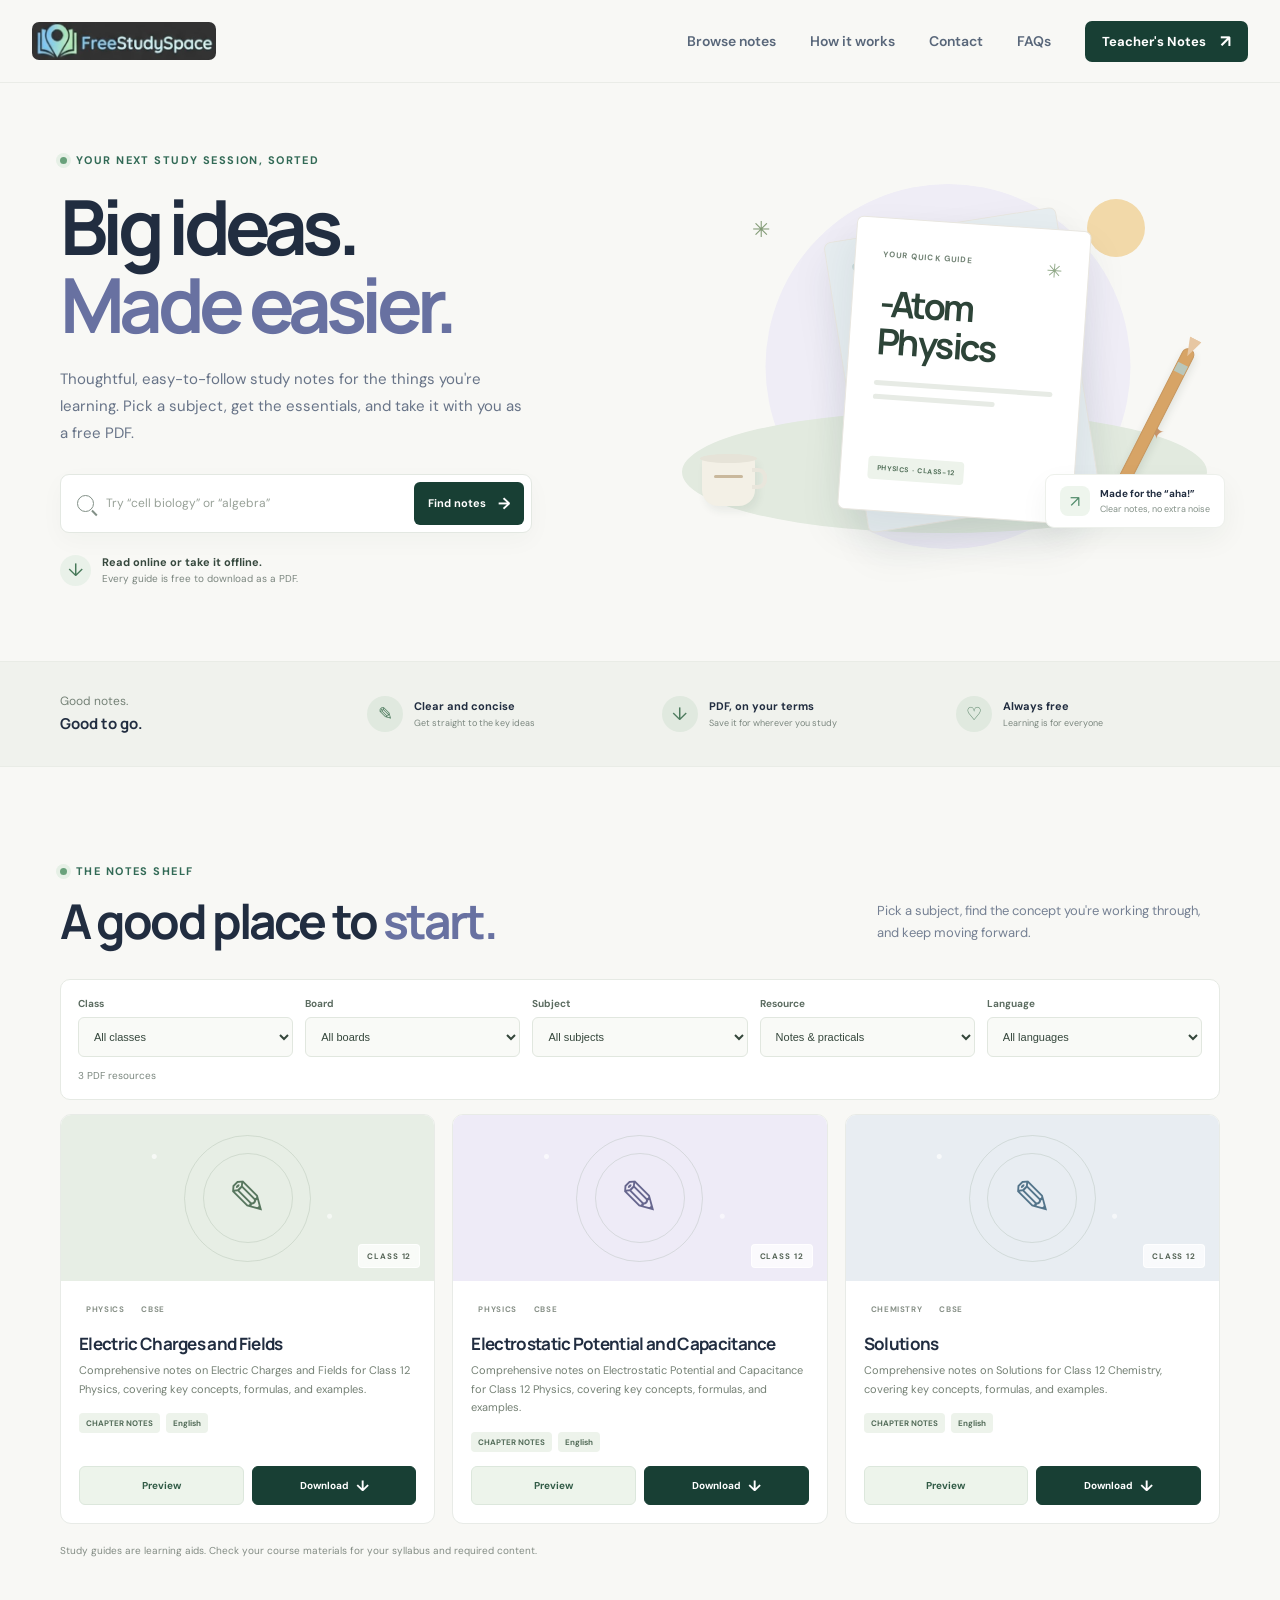
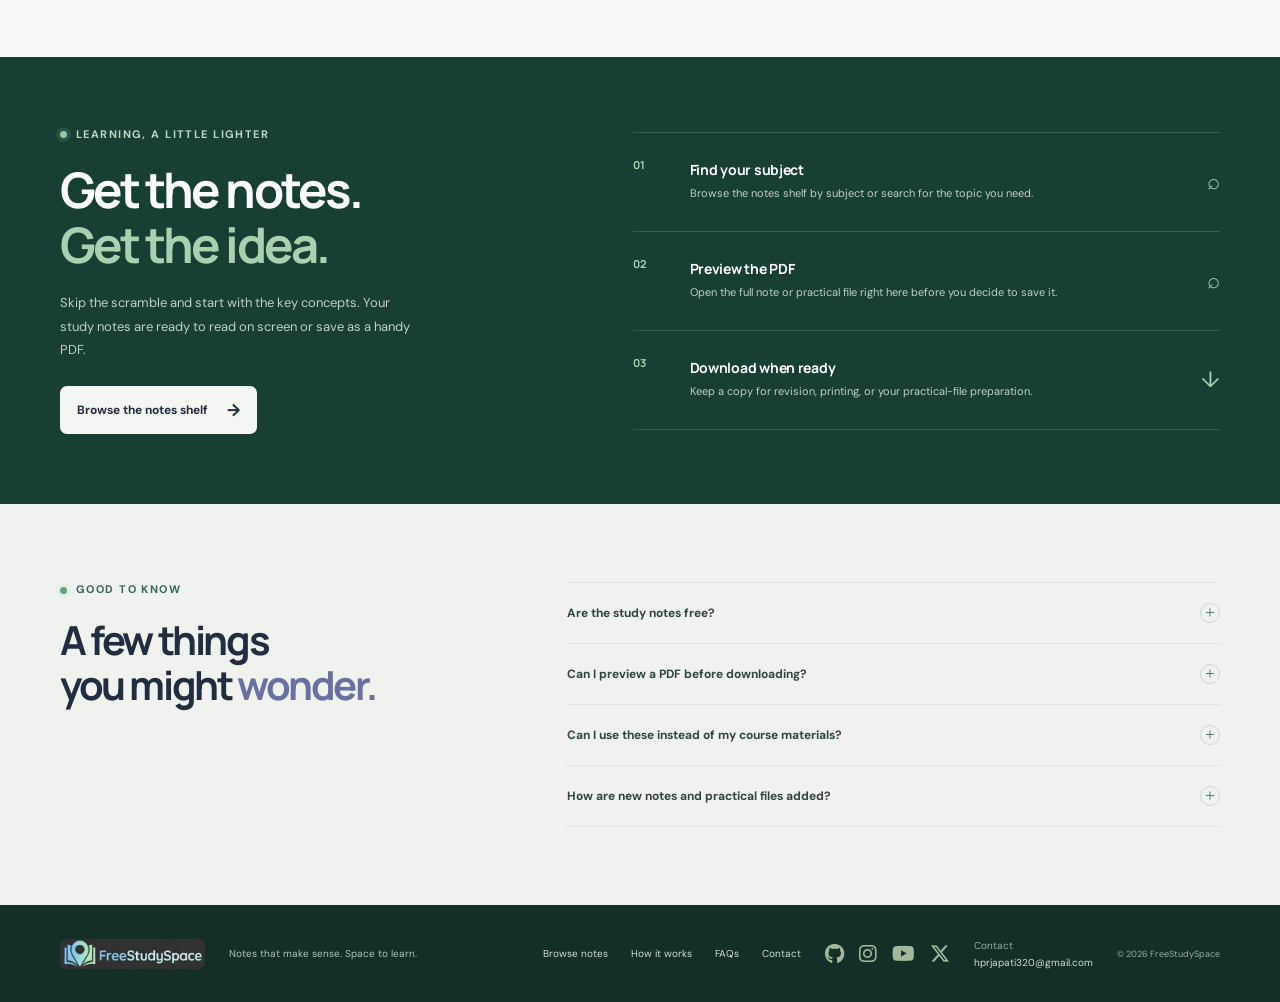
<file: index.html>
<!doctype html>
<html lang="en">

<head>
    <meta charset="UTF-8">
    <meta name="viewport" content="width=device-width, initial-scale=1">
    <meta name="theme-color" content="#f8f8f5">
    <meta name="description"
        content="Clear, useful study notes you can read online and download as free PDFs. Find your next study guide on FreeStudySpace.">
    <title>FreeStudySpace — Notes that make sense</title>
    <link rel="preconnect" href="https://fonts.googleapis.com">
    <link rel="stylesheet" href="https://cdnjs.cloudflare.com/ajax/libs/font-awesome/6.5.1/css/all.min.css">
    <link rel="preconnect" href="https://fonts.gstatic.com" crossorigin>
    <link
        href="https://fonts.googleapis.com/css2?family=DM+Sans:wght@400;500;600;700&family=Manrope:wght@400;500;600;700;800&display=swap"
        rel="stylesheet">
    <link rel="stylesheet" href="index.css">
</head>

<body>
    <a class="skip-link" href="#main">Skip to content</a>
    <header class="site-header" id="top">
        <div class="nav-shell">
            <a class="brand" href="#top" aria-label="FreeStudySpace home"><img src="FreeStudySpace.jpg"
                    alt="FreeStudySpace" width="400" height="100"></a>
            <button class="menu-toggle" type="button" aria-expanded="false" aria-controls="primary-navigation"
                aria-label="Open navigation"><span></span><span></span></button>
            <nav class="primary-navigation" id="primary-navigation" aria-label="Main navigation">
                <a href="#notes">Browse notes</a>
                <a href="#how-it-works">How it works</a>
                <a href="contact.html">Contact</a>
                <a href="#faq">FAQs</a>
                <a class="nav-cta" href="teacher.html">Teacher's Notes<span aria-hidden="true">↗</span></a>
            </nav>
        </div>
    </header>

    <main id="main">
        <section class="hero section-wrap" aria-labelledby="hero-title">
            <div class="hero-copy">
                <p class="eyebrow"><span class="eyebrow-dot"></span> Your next study session, sorted</p>
                <h1 id="hero-title">Big ideas.<br><span>Made easier.</span></h1>
                <p class="hero-description">Thoughtful, easy-to-follow study notes for the things you're learning. Pick
                    a subject, get the essentials, and take it with you as a free PDF.</p>
                <form class="search-form" role="search" action="#notes">
                    <label class="visually-hidden" for="note-search">Search by topic or subject</label>
                    <span class="search-icon" aria-hidden="true"></span>
                    <input id="note-search" type="search" placeholder="Try “cell biology” or “algebra”"
                        autocomplete="off">
                    <button type="submit">Find notes <span aria-hidden="true">→</span></button>
                </form>
                <div class="hero-note"><span class="download-mark" aria-hidden="true">↓</span>
                    <p><strong>Read online or take it offline.</strong><br>Every guide is free to download as a PDF.</p>
                </div>
            </div>
            <div class="hero-art" role="img" aria-label="A stack of colorful study notes, a pencil, and a coffee">
                <div class="art-sun"></div>
                <div class="art-spark spark-a">✳</div>
                <div class="art-spark spark-b">✦</div>
                <div class="art-paper paper-back"><i></i><i></i><i></i></div>
                <div class="art-paper paper-main">
                    <span class="paper-kicker">YOUR QUICK GUIDE</span>
                    <strong>-Atom<br>Physics</strong>
                    <span class="paper-line"></span>
                    <span class="paper-line short"></span><span class="paper-chip">PHYSICS · CLASS-12</span>
                    <span class="paper-mark">✳</span>
                </div>
                <div class="art-pencil"><span></span></div>
                <div class="art-cup"><span></span><i></i></div>
                <div class="art-caption"><span class="caption-icon">↗</span><span><strong>Made for the
                            “aha!”</strong><small>Clear notes, no extra noise</small></span></div>
            </div>
        </section>

        <section class="benefits" aria-label="About the study notes">
            <div class="benefit-inner">
                <p>Good notes. <strong>Good to go.</strong></p>
                <div><span class="benefit-icon" aria-hidden="true">✎</span><span><strong>Clear and
                            concise</strong><small>Get straight to the key ideas</small></span></div>
                <div><span class="benefit-icon" aria-hidden="true">↓</span><span><strong>PDF, on your
                            terms</strong><small>Save it for wherever you study</small></span></div>
                <div><span class="benefit-icon" aria-hidden="true">♡</span><span><strong>Always
                            free</strong><small>Learning is for everyone</small></span></div>
            </div>
        </section>

        <section class="notes-section section-wrap" id="notes" aria-labelledby="notes-title">
            <div class="section-heading">
                <div>
                    <p class="eyebrow"><span class="eyebrow-dot"></span> The notes shelf</p>
                    <h2 id="notes-title">A good place to <span>start.</span></h2>
                </div>
                <p class="section-intro">Pick a subject, find the concept you're working through, and keep moving
                    forward.</p>
            </div>
            <div class="catalog-controls">
                <label>Class
                    <select id="class-filter">
                        <option value="">All classes</option>
                        <option value="9">Class 9</option>
                        <option value="10">Class 10</option>
                        <option value="11">Class 11</option>
                        <option value="12">Class 12</option>
                    </select>
                </label>
                <label>Board
                    <select id="board-filter">
                        <option value="">All boards</option>
                    </select>
                </label>
                <label>Subject
                    <select id="subject-filter">
                        <option value="">All subjects</option>
                    </select>
                </label>
                <label>Resource
                    <select id="type-filter">
                        <option value="">Notes & practicals</option>
                        <option value="notes">Chapter notes</option>
                        <option value="practical">Practical files</option>
                    </select>
                </label>
                <label>Language
                    <select id="language-filter">
                        <option value="">All languages</option>
                        <option value="English">English</option>
                        <option value="Hindi">Hindi</option>
                        <option value="Bilingual">Bilingual</option>
                    </select>
                </label>
                <p class="result-count" id="result-count" aria-live="polite">Loading study resources…</p>
            </div>
            <p class="catalog-message" id="catalog-message" role="status" aria-live="polite">Loading study resources…
            </p>
            <div class="notes-grid" id="notes-grid" aria-busy="true"></div>
            <div class="empty-state" id="empty-state" hidden>
                <span aria-hidden="true">⌕</span>
                <h3 id="empty-title">No PDFs in this selection yet.</h3>
                <p id="empty-description">New class notes and practical files will appear here as they are added.</p>
                <button type="button" class="reset-search">Clear filters</button>
            </div>
            <p class="content-note">Study guides are learning aids. Check your course materials for your syllabus and
                required content.</p>
        </section>

        <section class="how-section" id="how-it-works" aria-labelledby="how-title">
            <div class="section-wrap how-layout">
                <div class="how-copy">
                    <p class="eyebrow eyebrow-light"><span class="eyebrow-dot"></span> Learning, a little lighter</p>
                    <h2 id="how-title">Get the notes.<br><span>Get the idea.</span></h2>
                    <p>Skip the scramble and start with the key concepts. Your study notes are ready to read on screen
                        or save as a handy PDF.</p><a class="button button-light" href="#notes">Browse the notes shelf
                        <span aria-hidden="true">→</span></a>
                </div>
                <div class="steps">
                    <article class="step"><span class="step-number">01</span>
                        <div>
                            <h3>Find your subject</h3>
                            <p>Browse the notes shelf by subject or search for the topic you need.</p>
                        </div><span class="step-mark" aria-hidden="true">⌕</span>
                    </article>
                    <article class="step"><span class="step-number">02</span>
                        <div>
                            <h3>Preview the PDF</h3>
                            <p>Open the full note or practical file right here before you decide to save it.</p>
                        </div><span class="step-mark" aria-hidden="true">⌕</span>
                    </article>
                    <article class="step"><span class="step-number">03</span>
                        <div>
                            <h3>Download when ready</h3>
                            <p>Keep a copy for revision, printing, or your practical-file preparation.</p>
                        </div><span class="step-mark" aria-hidden="true">↓</span>
                    </article>
                </div>
            </div>
        </section>

        <section class="faq-section" id="faq" aria-labelledby="faq-title">
            <div class="section-wrap faq-layout">
                <div>
                    <p class="eyebrow"><span class="eyebrow-dot"></span> Good to know</p>
                    <h2 id="faq-title">A few things<br>you might <span>wonder.</span></h2>
                </div>
                <div class="faq-list">
                    <details>
                        <summary>Are the study notes free?<span aria-hidden="true"></span></summary>
                        <p>Yes. You can browse the guides and download each one as a PDF for free.</p>
                    </details>
                    <details>
                        <summary>Can I preview a PDF before downloading?<span aria-hidden="true"></span></summary>
                        <p>Yes. Open a resource to preview the PDF in the website, then download it if you want to keep
                            a copy.</p>
                    </details>
                    <details>
                        <summary>Can I use these instead of my course materials?<span aria-hidden="true"></span>
                        </summary>
                        <p>These guides are a starting point for revision, not a replacement for your class notes,
                            textbook, or course syllabus.</p>
                    </details>
                    <details>
                        <summary>How are new notes and practical files added?<span aria-hidden="true"></span></summary>
                        <p>New PDFs are added to the site's PDF folder and listed in its notes catalogue. The library
                            grows as new files are published.</p>
                    </details>
                </div>
            </div>
        </section>
    </main>

    <footer class="site-footer">
        <div class="footer-inner">
            <a class="brand footer-brand" href="#top" aria-label="FreeStudySpace home"><img src="FreeStudySpace.jpg"
                    alt="" width="400" height="100"></a>
            <p>Notes that make sense. Space to learn.</p>
            <nav aria-label="Footer navigation"><a href="#notes">Browse notes</a><a href="#how-it-works">How it
                    works</a><a href="#faq">FAQs</a><a href="contact.html">Contact</a></nav>
            <!-- Social Media Links -->
            <div class="footer-socials">
                <a href="https://github.com/HEMANT155350" target="_blank" aria-label="GitHub">
                    <i class="fa-brands fa-github"></i>
                </a>
                <a href="https://instagram.com/just.hemant_vibes" target="_blank" aria-label="Instagram">
                    <i class="fa-brands fa-instagram"></i>
                </a>
                <a href="https://youtube.com/@your-channel" target="_blank" aria-label="YouTube">
                    <i class="fa-brands fa-youtube"></i>
                </a>
                <a href="https://x.com/your-handle" target="_blank" aria-label="X (Twitter)">
                    <i class="fa-brands fa-x-twitter"></i>
                </a>
            </div>
            <div class="footer-contact">
                <span>Contact</span>
                <a href="mailto:hprjapati320@gmail.com">hprjapati320@gmail.com</a>
            </div>
            <span class="footer-copyright">© <span id="current-year">2026</span> FreeStudySpace</span>
        </div>
    </footer>
    <dialog class="pdf-dialog" id="pdf-dialog" aria-labelledby="pdf-dialog-title">
        <div class="pdf-dialog-header">
            <div>
                <p class="eyebrow">PDF PREVIEW</p>
                <h2 id="pdf-dialog-title">Study resource</h2>
                <p id="pdf-dialog-meta"></p>
            </div>
            <div class="pdf-dialog-actions">
                <a class="button button-primary" id="pdf-download" href="#" download>Download PDF <span
                        aria-hidden="true">↓</span></a>
                <button class="dialog-close" id="dialog-close" type="button" aria-label="Close PDF preview">×</button>
            </div>
        </div>
        <iframe id="pdf-frame" title="PDF study resource preview" src="about:blank"></iframe>
        <p class="pdf-fallback">If the PDF doesn't display here, <a id="pdf-open-new" href="#" target="_blank"
                rel="noopener">open it in a new tab</a>.</p>
    </dialog>
    <noscript>
        <p class="noscript-message">Enable JavaScript to browse and preview the study PDFs.</p>
    </noscript>
    <script src="app.js" defer></script>
</body>

</html>
</file>
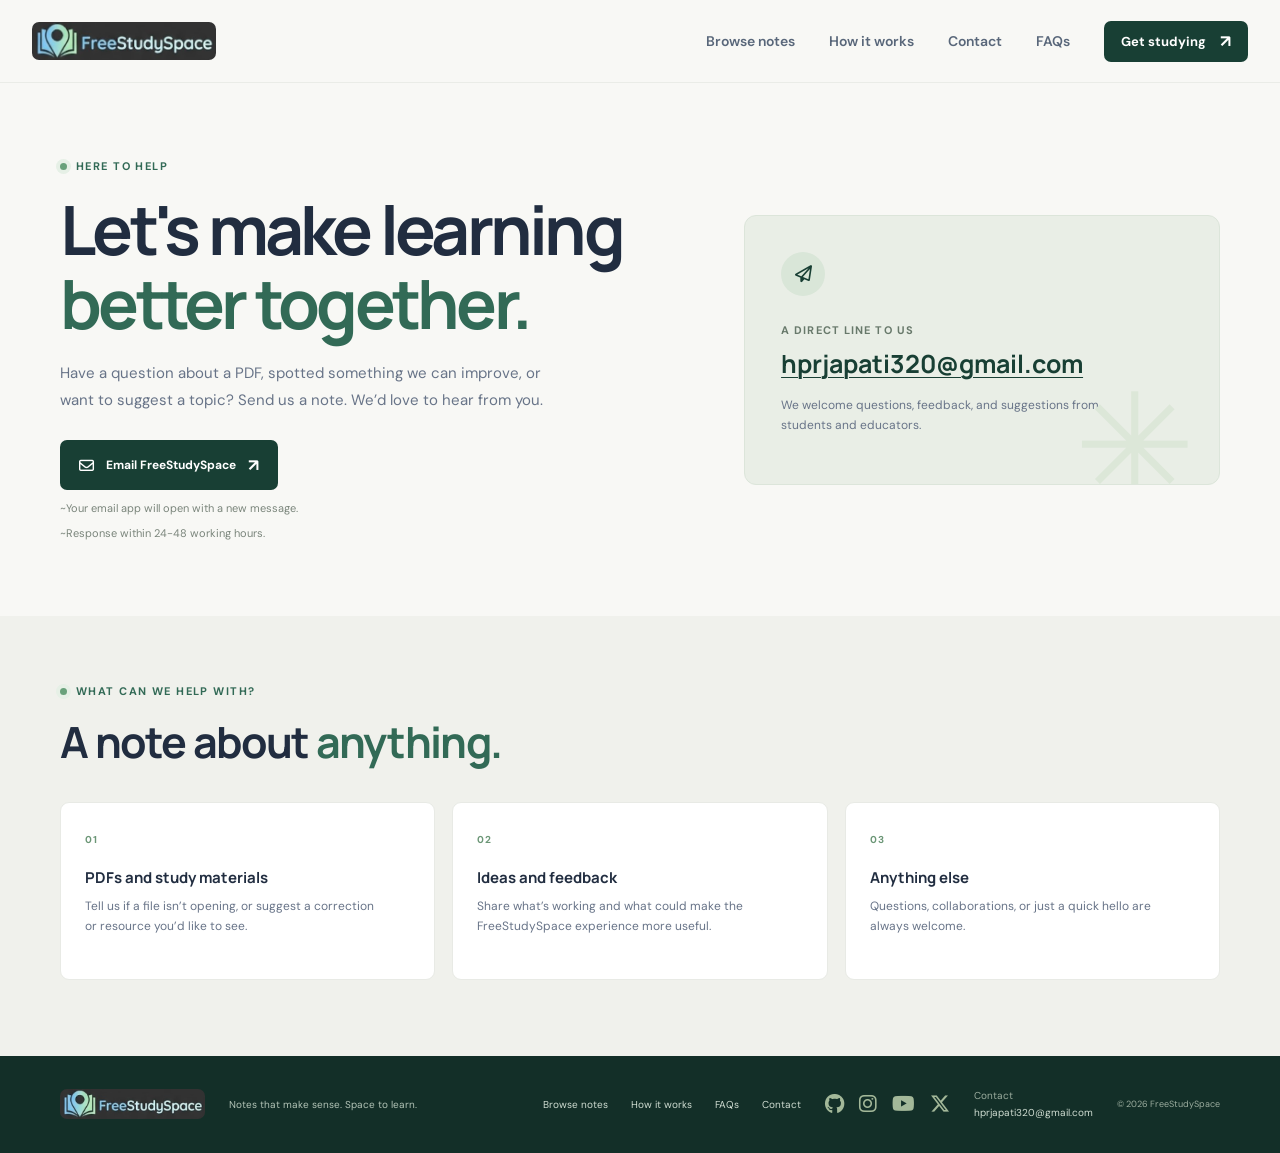
<file: contact.html>
<!doctype html>
<html lang="en">

<head>
    <meta charset="UTF-8">
    <meta name="viewport" content="width=device-width, initial-scale=1">
    <meta name="theme-color" content="#f8f8f5">
    <meta name="description"
        content="Contact FreeStudySpace with questions, feedback, or suggestions for study notes and practical files.">
    <title>Contact — FreeStudySpace</title>
    <link rel="preconnect" href="https://fonts.googleapis.com">
    <link rel="preconnect" href="https://fonts.gstatic.com" crossorigin>
    <link rel="stylesheet" href="https://cdnjs.cloudflare.com/ajax/libs/font-awesome/6.5.1/css/all.min.css">
    <link
        href="https://fonts.googleapis.com/css2?family=DM+Sans:wght@400;500;600;700&family=Manrope:wght@400;500;600;700;800&display=swap"
        rel="stylesheet">
    <link rel="stylesheet" href="index.css">
</head>

<body>
    <a class="skip-link" href="#main">Skip to content</a>
    <header class="site-header" id="top">
        <div class="nav-shell">
            <a class="brand" href="index.html" aria-label="FreeStudySpace home"><img src="FreeStudySpace.jpg"
                    alt="FreeStudySpace" width="400" height="100"></a>
            <button class="menu-toggle" type="button" aria-expanded="false" aria-controls="primary-navigation"
                aria-label="Open navigation"><span></span><span></span></button>
            <nav class="primary-navigation" id="primary-navigation" aria-label="Main navigation">
                <a href="index.html#notes">Browse notes</a>
                <a href="index.html#how-it-works">How it works</a>
                <a href="contact.html" aria-current="page">Contact</a>
                <a href="index.html#faq">FAQs</a>
                <a class="nav-cta" href="index.html#notes">Get studying <span aria-hidden="true">↗</span></a>
            </nav>
        </div>
    </header>

    <main class="contact-main" id="main">
        <section class="contact-hero section-wrap" aria-labelledby="contact-title">
            <div class="contact-copy">
                <p class="eyebrow"><span class="eyebrow-dot"></span> Here to help</p>
                <h1 id="contact-title">Let's make learning <span>better together.</span></h1>
                <p class="contact-intro">Have a question about a PDF, spotted something we can improve, or want to
                    suggest a topic? Send us a note. We’d love to hear from you.</p>
                <a class="button button-primary contact-email-button" href="mailto:hprjapati320@gmail.com">
                    <i class="fa-regular fa-envelope" aria-hidden="true"></i>
                    Email FreeStudySpace
                    <span aria-hidden="true">↗</span>
                </a>
                <p class="contact-email-hint">~Your email app will open with a new message.</p>
                <p class="contact-email-hint">~Response within 24-48 working hours.</p>
            </div>
            <aside class="contact-card" aria-label="Contact email">
                <span class="contact-icon" aria-hidden="true"><i class="fa-regular fa-paper-plane"></i></span>
                <p class="contact-card-label">A direct line to us</p>
                <a class="contact-address" href="mailto:hprjapati320@gmail.com">hprjapati320@gmail.com</a>
                <p>We welcome questions, feedback, and suggestions from students and educators.</p>
                <span class="contact-card-mark" aria-hidden="true">✳</span>
            </aside>
        </section>

        <section class="contact-topics" aria-labelledby="topics-title">
            <div class="section-wrap">
                <div class="contact-topics-heading">
                    <p class="eyebrow"><span class="eyebrow-dot"></span> What can we help with?</p>
                    <h2 id="topics-title">A note about <span>anything.</span></h2>
                </div>
                <div class="contact-topic-grid">
                    <article class="contact-topic">
                        <span aria-hidden="true">01</span>
                        <h3>PDFs and study materials</h3>
                        <p>Tell us if a file isn’t opening, or suggest a correction or resource you’d like to see.</p>
                    </article>
                    <article class="contact-topic">
                        <span aria-hidden="true">02</span>
                        <h3>Ideas and feedback</h3>
                        <p>Share what’s working and what could make the FreeStudySpace experience more useful.</p>
                    </article>
                    <article class="contact-topic">
                        <span aria-hidden="true">03</span>
                        <h3>Anything else</h3>
                        <p>Questions, collaborations, or just a quick hello are always welcome.</p>
                    </article>
                </div>
            </div>
        </section>
    </main>

    <footer class="site-footer">
        <div class="footer-inner">
            <a class="brand footer-brand" href="index.html" aria-label="FreeStudySpace home"><img
                    src="FreeStudySpace.jpg" alt="" width="400" height="100"></a>
            <p>Notes that make sense. Space to learn.</p>
            <nav aria-label="Footer navigation">
                <a href="index.html#notes">Browse notes</a>
                <a href="index.html#how-it-works">How it works</a>
                <a href="index.html#faq">FAQs</a>
                <a href="contact.html" aria-current="page">Contact</a>
            </nav>
            <div class="footer-socials">
                <a href="https://github.com/HEMANT155350" target="_blank" rel="noopener noreferrer"
                    aria-label="GitHub"><i class="fa-brands fa-github"></i></a>
                <a href="https://instagram.com/just.hemant_vibes" target="_blank" rel="noopener noreferrer"
                    aria-label="Instagram"><i class="fa-brands fa-instagram"></i></a>
                <a href="https://youtube.com/@your-channel" target="_blank" rel="noopener noreferrer"
                    aria-label="YouTube"><i class="fa-brands fa-youtube"></i></a>
                <a href="https://x.com/your-handle" target="_blank" rel="noopener noreferrer" aria-label="X (Twitter)">
                    <i class="fa-brands fa-x-twitter"></i></a>
            </div>
            <div class="footer-contact">
                <span>Contact</span>
                <a href="mailto:hprjapati320@gmail.com">hprjapati320@gmail.com</a>
            </div>
            <span class="footer-copyright">© <span id="current-year">2026</span> FreeStudySpace</span>
        </div>
    </footer>
    <script src="app.js" defer></script>
</body>

</html>
</file>
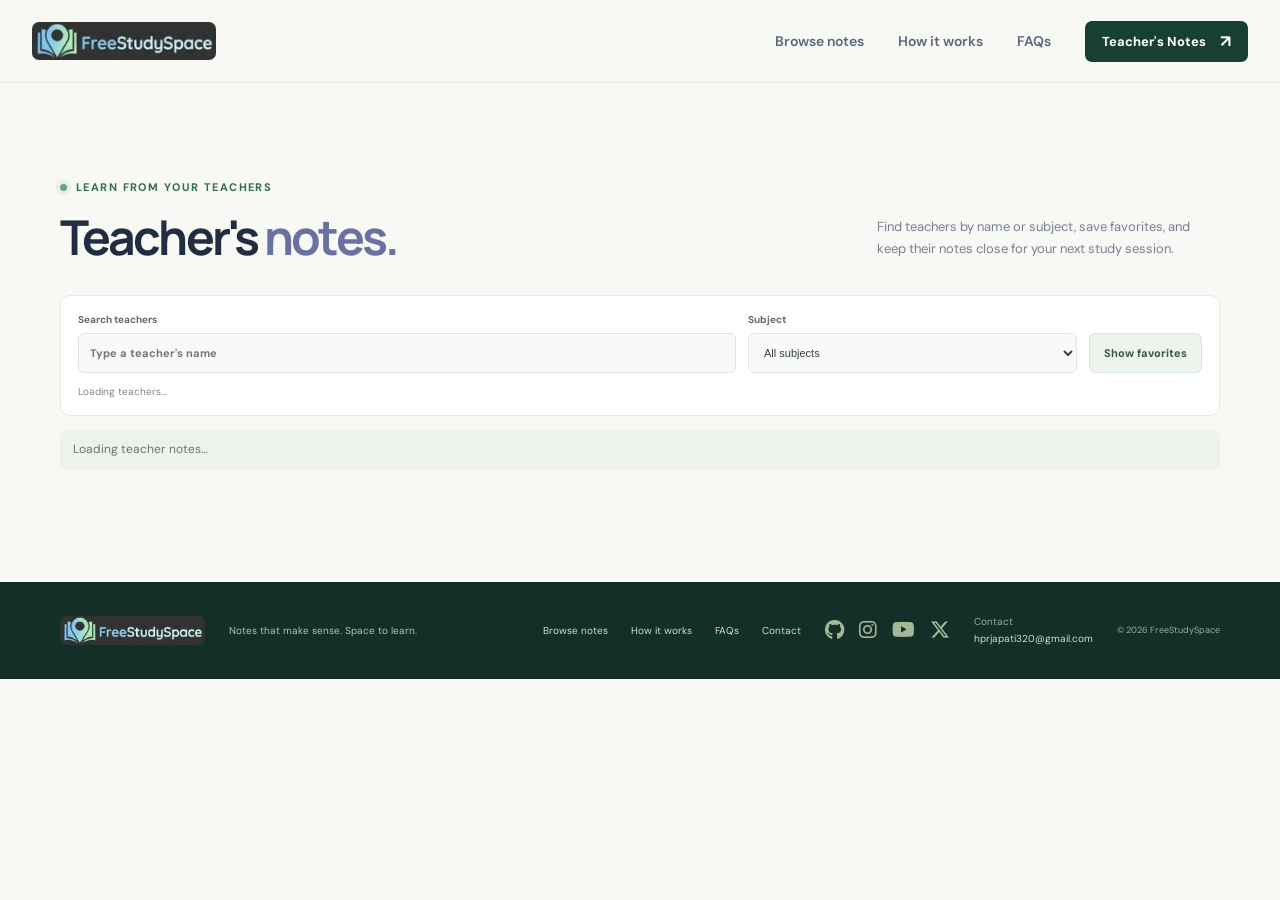
<file: teacher.html>
<!doctype html>
<html lang="en">

<head>
    <meta charset="UTF-8">
    <meta name="viewport" content="width=device-width, initial-scale=1">
    <meta name="theme-color" content="#f8f8f5">
    <meta name="description"
        content="Find teachers, save your favorites, and browse or download their study notes on FreeStudySpace.">
    <title>Teacher's Notes — FreeStudySpace</title>
    <link rel="preconnect" href="https://fonts.googleapis.com">
    <link rel="stylesheet" href="https://cdnjs.cloudflare.com/ajax/libs/font-awesome/6.5.1/css/all.min.css">
    <link rel="preconnect" href="https://fonts.gstatic.com" crossorigin>
    <link
        href="https://fonts.googleapis.com/css2?family=DM+Sans:wght@400;500;600;700&family=Manrope:wght@400;500;600;700;800&display=swap"
        rel="stylesheet">
    <link rel="stylesheet" href="index.css">
</head>

<body>
    <a class="skip-link" href="#main">Skip to content</a>
    <header class="site-header" id="top">
        <div class="nav-shell">
            <a class="brand" href="index.html" aria-label="FreeStudySpace home"><img src="FreeStudySpace.jpg"
                    alt="FreeStudySpace" width="400" height="100"></a>
            <button class="menu-toggle" type="button" aria-expanded="false" aria-controls="primary-navigation"
                aria-label="Open navigation"><span></span><span></span></button>
            <nav class="primary-navigation" id="primary-navigation" aria-label="Main navigation">
                <a href="index.html#notes">Browse notes</a>
                <a href="index.html#how-it-works">How it works</a>
                <a href="index.html#faq">FAQs</a>
                <a class="nav-cta" href="teacher.html" aria-current="page">Teacher's Notes<span
                        aria-hidden="true">↗</span></a>
            </nav>
        </div>
    </header>

    <main id="main">
        <section class="notes-section section-wrap teacher-section" id="teachers" aria-labelledby="teachers-title">
            <div class="section-heading">
                <div>
                    <p class="eyebrow"><span class="eyebrow-dot"></span> Learn from your teachers</p>
                    <h1 id="teachers-title">Teacher's <span>notes.</span></h1>
                </div>
                <p class="section-intro">Find teachers by name or subject, save favorites, and keep their notes close
                    for your next study session.</p>
            </div>

            <div class="catalog-controls teacher-controls">
                <label for="teacher-search">Search teachers
                    <input id="teacher-search" type="search" placeholder="Type a teacher's name" autocomplete="off">
                </label>
                <label for="teacher-subject">Subject
                    <select id="teacher-subject">
                        <option value="">All subjects</option>
                    </select>
                </label>
                <button class="teacher-filter-button" id="favorites-toggle" type="button" aria-pressed="false">
                    Show favorites
                </button>
                <p class="result-count" id="teacher-count" aria-live="polite">Loading teachers…</p>
            </div>

            <p class="catalog-message" id="teacher-message" role="status" aria-live="polite">Loading teacher notes…</p>
            <div class="teacher-grid" id="teacher-grid" aria-busy="true"></div>
            <div class="empty-state teacher-empty" id="teacher-empty" role="status" aria-live="polite" hidden>
                <span aria-hidden="true">⌕</span>
                <h2 id="teacher-empty-title">No teachers to show yet.</h2>
                <p id="teacher-empty-description"></p>
            </div>

            <section class="teacher-notes" id="teacher-notes" aria-labelledby="teacher-notes-title" hidden>
                <div class="section-heading teacher-notes-heading">
                    <div>
                        <p class="eyebrow"><span class="eyebrow-dot"></span> Notes shelf</p>
                        <h2 id="teacher-notes-title">Notes from your <span>teachers.</span></h2>
                    </div>
                    <p class="section-intro" id="teacher-notes-description"></p>
                </div>
                <div class="notes-grid teacher-notes-grid" id="teacher-notes-grid"></div>
                <div class="empty-state teacher-notes-empty" id="teacher-notes-empty" role="status" aria-live="polite"
                    hidden>
                    <span aria-hidden="true">⌕</span>
                    <h3 id="teacher-notes-empty-title">No notes to show.</h3>
                    <p id="teacher-notes-empty-description"></p>
                </div>
            </section>
        </section>
    </main>

    <footer class="site-footer">
        <div class="footer-inner">
            <a class="brand footer-brand" href="index.html" aria-label="FreeStudySpace home"><img
                    src="FreeStudySpace.jpg" alt="" width="400" height="100"></a>
            <p>Notes that make sense. Space to learn.</p>
            <nav aria-label="Footer navigation"><a href="index.html#notes">Browse notes</a><a
                    href="index.html#how-it-works">How it works</a><a href="index.html#faq">FAQs</a><a
                    href="contact.html">Contact</a></nav>
            <div class="footer-socials">
                <a href="https://github.com/HEMANT155350" target="_blank" rel="noopener noreferrer"
                    aria-label="GitHub"><i class="fa-brands fa-github"></i></a>
                <a href="https://instagram.com/just.hemant_vibes" target="_blank" rel="noopener noreferrer"
                    aria-label="Instagram"><i class="fa-brands fa-instagram"></i></a>
                <a href="https://youtube.com/@your-channel" target="_blank" rel="noopener noreferrer"
                    aria-label="YouTube"><i class="fa-brands fa-youtube"></i></a>
                <a href="https://x.com/your-handle" target="_blank" rel="noopener noreferrer"
                    aria-label="X (Twitter)"><i class="fa-brands fa-x-twitter"></i></a>
            </div>
            <div class="footer-contact">
                <span>Contact</span>
                <a href="mailto:hprjapati320@gmail.com">hprjapati320@gmail.com</a>
            </div>
            <span class="footer-copyright">© <span id="current-year">2026</span> FreeStudySpace</span>
        </div>
    </footer>
    <noscript>
        <p class="noscript-message">Enable JavaScript to search teachers and browse their notes.</p>
    </noscript>
    <script src="app.js" defer></script>
    <script src="teacher.js" defer></script>
</body>

</html>
</file>
<file: index.css>
:root {
  color-scheme: light;
  --ink: #212d40;
  --ink-soft: #687488;
  --green: #326a56;
  --green-dark: #183f34;
  --lavender: #eae7f6;
  --paper: #f8f8f5;
  --white: #fff;
  --line: #e8eae5;
  --serif: "Manrope", "DM Sans", sans-serif;
  --sans: "DM Sans", sans-serif;
}

* {
  box-sizing: border-box;
}

html {
  scroll-behavior: smooth;
  scroll-padding-top: 92px;
}

body {
  margin: 0;
  color: var(--ink);
  background: var(--paper);
  font-family: var(--sans);
  -webkit-font-smoothing: antialiased;
}

a {
  color: inherit;
}

button,
input {
  font: inherit;
}

a,
button {
  -webkit-tap-highlight-color: transparent;
}

a:focus-visible,
button:focus-visible,
input:focus-visible,
select:focus-visible,
summary:focus-visible {
  outline: 3px solid #85bb9a;
  outline-offset: 3px;
  border-radius: 5px;
}

.skip-link {
  position: absolute;
  top: 8px;
  left: 8px;
  z-index: 20;
  padding: 10px 16px;
  transform: translateY(-150%);
  color: var(--white);
  background: var(--green-dark);
  border-radius: 6px;
}

.skip-link:focus {
  transform: translateY(0);
}

.visually-hidden {
  position: absolute;
  width: 1px;
  height: 1px;
  overflow: hidden;
  clip: rect(0, 0, 0, 0);
  white-space: nowrap;
  clip-path: inset(50%);
}

.section-wrap {
  width: min(1160px, calc(100% - 64px));
  margin-inline: auto;
}

.site-header {
  position: sticky;
  top: 0;
  z-index: 10;
  background: rgb(248 248 245 / 95%);
  border-bottom: 1px solid rgb(232 234 229 / 85%);
  backdrop-filter: blur(12px);
}

.nav-shell {
  width: min(1240px, calc(100% - 64px));
  height: 82px;
  margin: auto;
  display: flex;
  align-items: center;
  justify-content: space-between;
}

.brand {
  display: inline-flex;
  width: 184px;
  overflow: hidden;
  border-radius: 7px;
  background: #252829;
}

.brand img {
  display: block;
  width: 100%;
  height: auto;
}

.primary-navigation {
  display: flex;
  align-items: center;
  gap: 34px;
}

.primary-navigation>a:not(.nav-cta) {
  color: #59677a;
  font-size: 14px;
  font-weight: 600;
  text-decoration: none;
  transition: color .2s ease;
}

.primary-navigation>a:not(.nav-cta):hover,
.footer-inner nav a:hover {
  color: var(--green);
}

.nav-cta {
  display: inline-flex;
  align-items: center;
  gap: 14px;
  padding: 12px 17px;
  color: var(--white);
  background: var(--green-dark);
  border-radius: 7px;
  font-size: 13px;
  font-weight: 700;
  text-decoration: none;
  transition: background .2s ease, transform .2s ease;
}

.nav-cta:hover,
.button-primary:hover {
  background: #245b49;
  transform: translateY(-1px);
}

.nav-cta span {
  font-size: 17px;
  line-height: 1;
}

.menu-toggle {
  display: none;
}

.hero {
  min-height: 578px;
  display: grid;
  grid-template-columns: 1.03fr .97fr;
  align-items: center;
  gap: 40px;
  padding-block: 66px 70px;
}

.hero-copy {
  position: relative;
  z-index: 1;
  max-width: 565px;
}

.eyebrow {
  display: flex;
  align-items: center;
  gap: 9px;
  margin: 0 0 19px;
  color: var(--green);
  font-size: 11px;
  font-weight: 700;
  letter-spacing: .13em;
  line-height: 1.4;
  text-transform: uppercase;
}

.eyebrow-dot {
  flex: 0 0 auto;
  width: 7px;
  height: 7px;
  background: #69a17b;
  border-radius: 50%;
  box-shadow: 0 0 0 4px #e6f0e6;
}

h1,
h2,
h3,
p {
  margin-top: 0;
}

h1,
h2,
h3 {
  font-family: var(--serif);
}

.hero h1 {
  margin: 0;
  font-size: clamp(55px, 6.1vw, 76px);
  font-weight: 700;
  letter-spacing: -.075em;
  line-height: 1.03;
}

.hero h1 span,
.section-heading h2 span,
.faq-layout h2 span {
  color: #6871a1;
}

.hero-description {
  max-width: 470px;
  margin: 22px 0 0;
  color: var(--ink-soft);
  font-size: 15px;
  line-height: 1.8;
}

.search-form {
  display: flex;
  align-items: center;
  gap: 10px;
  max-width: 472px;
  min-height: 59px;
  margin-top: 27px;
  padding: 6px 7px 6px 16px;
  background: #fff;
  border: 1px solid #e3e8e2;
  border-radius: 9px;
  box-shadow: 0 8px 24px #20372b08;
}

.search-icon {
  position: relative;
  flex: 0 0 17px;
  width: 17px;
  height: 17px;
  border: 1.8px solid #829087;
  border-radius: 50%;
}

.search-icon::after {
  position: absolute;
  right: -5px;
  bottom: -3px;
  width: 7px;
  height: 1.7px;
  content: "";
  background: #829087;
  transform: rotate(46deg);
}

.search-form input {
  width: 100%;
  min-width: 0;
  padding: 10px 2px;
  color: var(--ink);
  background: transparent;
  border: 0;
  outline: 0;
  font-size: 12px;
}

.search-form input::placeholder {
  color: #98a198;
}

.search-form input:focus-visible {
  outline: 0;
}

.search-form:focus-within {
  border-color: #8caf95;
  box-shadow: 0 0 0 3px #d9eadc;
}

.search-form button {
  display: inline-flex;
  flex: 0 0 auto;
  min-height: 43px;
  align-items: center;
  gap: 12px;
  padding-inline: 14px;
  color: #fff;
  background: var(--green-dark);
  border: 0;
  border-radius: 6px;
  cursor: pointer;
  font-size: 11px;
  font-weight: 700;
  transition: background .2s ease;
}

.search-form button:hover {
  background: #285f4c;
}

.search-form button span {
  font-size: 16px;
}

.hero-note {
  display: flex;
  align-items: center;
  gap: 11px;
  margin-top: 21px;
}

.hero-note p {
  margin: 0;
  color: #7b867f;
  font-size: 10px;
  line-height: 1.6;
}

.hero-note strong {
  color: #36483e;
  font-size: 11px;
}

.download-mark {
  display: grid;
  width: 31px;
  height: 31px;
  place-items: center;
  color: #467858;
  background: #e9f1e9;
  border-radius: 50%;
  font-size: 18px;
}

.hero-art {
  position: relative;
  isolation: isolate;
  width: 100%;
  height: 420px;
}

.hero-art::before {
  position: absolute;
  z-index: -2;
  top: 24px;
  left: 50%;
  width: 365px;
  height: 365px;
  content: "";
  background: #efedf6;
  border-radius: 50%;
  transform: translateX(-50%);
}

.hero-art::after {
  position: absolute;
  z-index: -1;
  right: 13px;
  bottom: 47px;
  left: 5px;
  height: 122px;
  content: "";
  background: #e2eadf;
  border-radius: 50%;
}

.art-sun {
  position: absolute;
  top: 39px;
  right: 75px;
  width: 58px;
  height: 58px;
  background: #f2d9a9;
  border-radius: 50%;
}

.art-spark {
  position: absolute;
  z-index: 3;
  color: #829a76;
}

.spark-a {
  top: 55px;
  left: 75px;
  font-size: 22px;
}

.spark-b {
  right: 55px;
  bottom: 135px;
  color: #d39c70;
  font-size: 20px;
}

.art-paper {
  position: absolute;
  top: 63px;
  left: 50%;
  width: 235px;
  height: 294px;
  background: #fff;
  border: 1px solid #e8e6e0;
  border-radius: 7px;
  box-shadow: 0 20px 42px #28354816;
}

.paper-back {
  padding: 24px;
  transform: translateX(-44%) rotate(-9deg);
  background: #e6edf0;
}

.paper-back i {
  display: block;
  height: 7px;
  margin-bottom: 18px;
  background: #c7d8d8;
  border-radius: 4px;
}

.paper-back i:nth-child(2) {
  width: 76%;
}

.paper-back i:nth-child(3) {
  width: 89%;
}

.paper-main {
  z-index: 2;
  display: flex;
  flex-direction: column;
  align-items: flex-start;
  padding: 31px 27px;
  transform: translateX(-43%) rotate(4deg);
}

.paper-kicker {
  color: #718274;
  font-size: 8px;
  font-weight: 700;
  letter-spacing: .14em;
}

.paper-main strong {
  margin-top: 25px;
  color: #2d4438;
  font-family: var(--serif);
  font-size: 36px;
  letter-spacing: -.07em;
  line-height: 1.06;
}

.paper-line {
  width: 100%;
  height: 5px;
  margin-top: 20px;
  background: #e7ebe5;
  border-radius: 4px;
}

.paper-line.short {
  width: 68%;
  margin-top: 9px;
}

.paper-chip {
  margin-top: auto;
  padding: 7px 9px;
  color: #55725c;
  background: #edf3eb;
  border-radius: 4px;
  font-size: 7px;
  font-weight: 700;
  letter-spacing: .09em;
}

.paper-mark {
  position: absolute;
  top: 29px;
  right: 26px;
  color: #90a887;
  font-size: 19px;
}

.art-pencil {
  position: absolute;
  z-index: 3;
  right: 56px;
  bottom: 92px;
  width: 13px;
  height: 147px;
  background: #d7a466;
  border: 1px solid #c8975e;
  border-radius: 8px 8px 2px 2px;
  box-shadow: 2px 4px 8px #20382b20;
  transform: rotate(27deg);
}

.art-pencil::before {
  position: absolute;
  top: -12px;
  left: -1px;
  width: 13px;
  height: 19px;
  content: "";
  background: #e7c7a3;
  clip-path: polygon(0 0, 100% 0, 50% 100%);
}

.art-pencil span {
  position: absolute;
  top: 16px;
  left: 0;
  width: 11px;
  height: 10px;
  background: #b9c7bb;
}

.art-cup {
  position: absolute;
  z-index: 3;
  bottom: 74px;
  left: 25px;
  width: 53px;
  height: 48px;
  background: #f3f0e6;
  border-radius: 4px 4px 16px 16px;
  box-shadow: 3px 5px 9px #20382b12;
}

.art-cup::before {
  position: absolute;
  top: -4px;
  left: -2px;
  width: 57px;
  height: 9px;
  content: "";
  background: #e6e3d8;
  border-radius: 50%;
}

.art-cup span {
  position: absolute;
  top: 17px;
  left: 12px;
  width: 29px;
  height: 3px;
  background: #c9b89c;
  border-radius: 5px;
}

.art-cup i {
  position: absolute;
  top: 10px;
  right: -12px;
  width: 15px;
  height: 21px;
  border: 4px solid #e9e6dc;
  border-left: 0;
  border-radius: 0 9px 9px 0;
}

.art-caption {
  position: absolute;
  z-index: 4;
  right: -5px;
  bottom: 52px;
  display: flex;
  align-items: center;
  gap: 10px;
  padding: 11px 14px;
  background: #fff;
  border: 1px solid #edf0eb;
  border-radius: 9px;
  box-shadow: 0 11px 29px #1c41300d;
}

.caption-icon {
  display: grid;
  width: 30px;
  height: 30px;
  place-items: center;
  color: #4f8a69;
  background: #eef5ed;
  border-radius: 8px;
  font-size: 16px;
}

.art-caption strong,
.art-caption small {
  display: block;
  white-space: nowrap;
}

.art-caption strong {
  font-size: 10px;
}

.art-caption small {
  margin-top: 3px;
  color: #839087;
  font-size: 9px;
}

.benefits {
  background: #f0f2ed;
  border-block: 1px solid #e9ece6;
}

.benefit-inner {
  width: min(1160px, calc(100% - 64px));
  min-height: 104px;
  margin: auto;
  display: grid;
  grid-template-columns: 1.05fr 1fr 1fr 1fr;
  align-items: center;
  gap: 30px;
}

.benefit-inner>p {
  margin: 0;
  color: #758277;
  font-size: 12px;
  line-height: 1.7;
}

.benefit-inner>p strong {
  display: block;
  color: var(--ink);
  font-family: var(--serif);
  font-size: 15px;
}

.benefit-inner>div {
  display: flex;
  align-items: center;
  gap: 11px;
}

.benefit-icon {
  display: grid;
  flex: 0 0 auto;
  width: 36px;
  height: 36px;
  place-items: center;
  color: #4c7a5d;
  background: #e0e9df;
  border-radius: 50%;
  font-size: 18px;
}

.benefit-inner>div strong,
.benefit-inner>div small {
  display: block;
}

.benefit-inner>div strong {
  font-size: 11px;
}

.benefit-inner>div small {
  margin-top: 4px;
  color: #7b877f;
  font-size: 9px;
}

.notes-section {
  padding-block: 97px 98px;
}

.section-heading {
  display: flex;
  align-items: end;
  justify-content: space-between;
  gap: 48px;
  margin-bottom: 30px;
}

.section-heading .eyebrow {
  margin-bottom: 15px;
}

.section-heading h2,
.how-copy h2,
.faq-layout h2 {
  margin: 0;
  font-size: clamp(36px, 4vw, 48px);
  font-weight: 700;
  letter-spacing: -.06em;
  line-height: 1.14;
}

.section-intro {
  max-width: 343px;
  margin: 0 0 4px;
  color: #758093;
  font-size: 13px;
  line-height: 1.75;
}

.catalog-controls {
  margin-bottom: 22px;
}

.result-count {
  min-height: 14px;
  margin: 12px 2px 0;
  color: #879086;
  font-size: 10px;
}

.notes-grid {
  display: grid;
  grid-template-columns: repeat(3, minmax(0, 1fr));
  gap: 18px;
}

.note-card {
  overflow: hidden;
  background: #fff;
  border: 1px solid #e8ebe7;
  border-radius: 11px;
  transition: transform .22s ease, box-shadow .22s ease;
}

.note-card:hover {
  transform: translateY(-4px);
  box-shadow: 0 15px 32px #27392b0d;
}

.note-art {
  position: relative;
  height: 166px;
  overflow: hidden;
}

.art-label {
  position: absolute;
  right: 14px;
  bottom: 13px;
  padding: 6px 8px;
  color: #556456;
  background: #ffffffba;
  border: 1px solid #ffffffce;
  border-radius: 4px;
  font-size: 8px;
  font-weight: 700;
  letter-spacing: .11em;
  backdrop-filter: blur(5px);
}

.note-card-body {
  padding: 17px 18px 18px;
}

.note-meta {
  display: flex;
  align-items: center;
  justify-content: space-between;
  gap: 10px;
  color: #879087;
  font-size: 8px;
  font-weight: 700;
  letter-spacing: .08em;
}

.subject-tag {
  padding: 5px 7px;
  border-radius: 4px;
}

.note-card h3 {
  margin: 13px 0 6px;
  font-size: 18px;
  letter-spacing: -.04em;
}

.note-card-body>p {
  min-height: 41px;
  margin: 0;
  color: #748074;
  font-size: 11px;
  line-height: 1.7;
}

.content-note {
  margin: 19px 0 0;
  color: #838c84;
  font-size: 10px;
  line-height: 1.6;
}

.empty-state {
  padding: 43px 20px;
  background: #fff;
  border: 1px dashed #d7e0d7;
  border-radius: 10px;
  text-align: center;
}

.empty-state[hidden] {
  display: none;
}

.empty-state>span {
  display: inline-grid;
  width: 39px;
  height: 39px;
  place-items: center;
  color: #568265;
  background: #eff4ed;
  border-radius: 50%;
  font-size: 24px;
}

.empty-state h3 {
  margin: 13px 0 6px;
  font-size: 19px;
}

.empty-state p {
  margin: 0;
  color: #79847b;
  font-size: 12px;
}

.reset-search {
  margin-top: 16px;
  padding: 8px 13px;
  color: #fff;
  background: var(--green-dark);
  border: 0;
  border-radius: 5px;
  cursor: pointer;
  font-size: 11px;
  font-weight: 700;
}

.how-section {
  overflow: hidden;
  color: #fff;
  background: #173f34;
}

.how-layout {
  min-height: 415px;
  display: grid;
  grid-template-columns: .9fr 1.1fr;
  align-items: center;
  gap: 92px;
  padding-block: 70px;
}

.eyebrow-light {
  color: #bdd7c0;
}

.eyebrow-light .eyebrow-dot {
  background: #93c99e;
  box-shadow: 0 0 0 4px #255344;
}

.how-copy h2 {
  font-size: clamp(39px, 4vw, 49px);
}

.how-copy h2 span {
  color: #a9d1b0;
}

.how-copy>p:not(.eyebrow) {
  max-width: 355px;
  margin: 18px 0 25px;
  color: #c0d0c5;
  font-size: 13px;
  line-height: 1.8;
}

.button {
  display: inline-flex;
  min-height: 48px;
  align-items: center;
  justify-content: center;
  gap: 19px;
  padding: 0 17px;
  border-radius: 7px;
  font-size: 12px;
  font-weight: 700;
  text-decoration: none;
  transition: background .2s ease, transform .2s ease;
}

.button-light {
  color: var(--ink);
  background: #f4f7f1;
}

.button-light:hover {
  background: #e2eee2;
  transform: translateY(-1px);
}

.button span {
  font-size: 17px;
  transition: transform .2s ease;
}

.button:hover span {
  transform: translateX(3px);
}

.steps {
  border-top: 1px solid #ffffff24;
}

.step {
  min-height: 99px;
  display: grid;
  grid-template-columns: 41px 1fr 27px;
  align-items: center;
  gap: 16px;
  border-bottom: 1px solid #ffffff24;
}

.step-number {
  align-self: start;
  padding-top: 24px;
  color: #a9d1b0;
  font-family: var(--serif);
  font-size: 11px;
  font-weight: 700;
}

.step h3 {
  margin: 0 0 5px;
  font-size: 14px;
  letter-spacing: -.02em;
}

.step p {
  max-width: 380px;
  margin: 0;
  color: #c0d0c5;
  font-size: 11px;
  line-height: 1.7;
}

.step-mark {
  color: #a9d1b0;
  font-size: 22px;
  text-align: right;
}

.faq-section {
  padding-block: 78px;
  background: #f0f2ed;
}

.faq-layout {
  display: grid;
  grid-template-columns: .78fr 1.22fr;
  gap: 90px;
}

.faq-layout h2 {
  font-size: 40px;
}

.faq-list {
  border-top: 1px solid #dfe5dc;
}

.faq-list details {
  border-bottom: 1px solid #dfe5dc;
}

.faq-list summary {
  position: relative;
  display: flex;
  min-height: 60px;
  align-items: center;
  justify-content: space-between;
  gap: 18px;
  color: #31463b;
  cursor: pointer;
  font-size: 12px;
  font-weight: 700;
  list-style: none;
}

.faq-list summary::-webkit-details-marker {
  display: none;
}

.faq-list summary>span {
  position: relative;
  flex: 0 0 20px;
  width: 20px;
  height: 20px;
  border: 1px solid #cbd9cc;
  border-radius: 50%;
}

.faq-list summary>span::before,
.faq-list summary>span::after {
  position: absolute;
  top: 8px;
  left: 5px;
  width: 8px;
  height: 1px;
  content: "";
  background: #4f8061;
  transition: transform .2s ease;
}

.faq-list summary>span::after {
  transform: rotate(90deg);
}

.faq-list details[open] summary>span::after {
  transform: rotate(0);
}

.faq-list details p {
  max-width: 540px;
  margin: -2px 36px 18px 0;
  color: #6d7b71;
  font-size: 11px;
  line-height: 1.75;
}

.contact-main {
  overflow: hidden;
}

.contact-hero {
  min-height: 470px;
  display: grid;
  grid-template-columns: 1.1fr .9fr;
  align-items: center;
  gap: clamp(36px, 8vw, 104px);
  padding-block: 76px;
}

.contact-copy {
  max-width: 610px;
}

.contact-copy h1 {
  margin-bottom: 20px;
  font-size: clamp(44px, 5.4vw, 68px);
  line-height: 1.08;
  letter-spacing: -.055em;
}

.contact-copy h1 span,
.contact-topics-heading h2 span {
  color: var(--green);
}

.contact-intro {
  max-width: 485px;
  margin-bottom: 26px;
  color: var(--ink-soft);
  font-size: 15px;
  line-height: 1.8;
}

.contact-email-button {
  min-height: 50px;
  gap: 12px;
  padding-inline: 19px;
  color: var(--white);
  background: var(--green-dark);
}

.contact-email-button:hover {
  color: var(--white);
  background: #245b49;
  transform: translateY(-1px);
}

.contact-email-button i {
  font-size: 15px;
}

.contact-email-hint {
  margin: 11px 0 0;
  color: #7a857b;
  font-size: 11px;
}

.contact-card {
  position: relative;
  min-height: 270px;
  overflow: hidden;
  padding: 36px;
  background: #e9eee6;
  border: 1px solid #dce5da;
  border-radius: 12px;
}

.contact-icon {
  width: 44px;
  height: 44px;
  display: grid;
  place-items: center;
  margin-bottom: 27px;
  color: var(--green-dark);
  background: #d9e6d8;
  border-radius: 50%;
  font-size: 17px;
}

.contact-card-label {
  margin-bottom: 9px;
  color: #68796b;
  font-size: 11px;
  font-weight: 700;
  letter-spacing: .1em;
  text-transform: uppercase;
}

.contact-address {
  position: relative;
  z-index: 1;
  color: var(--green-dark);
  font-family: var(--serif);
  font-size: clamp(18px, 2.1vw, 25px);
  font-weight: 700;
  text-decoration-thickness: 1px;
  text-underline-offset: 4px;
  overflow-wrap: anywhere;
}

.contact-card>p:last-of-type {
  max-width: 330px;
  margin: 14px 0 0;
  color: #687488;
  font-size: 12px;
  line-height: 1.7;
}

.contact-card-mark {
  position: absolute;
  right: 23px;
  bottom: -36px;
  color: #dce7d8;
  font-size: 145px;
  line-height: 1;
}

.contact-topics {
  padding-block: 68px 76px;
  background: #f0f1ec;
}

.contact-topics-heading {
  margin-bottom: 31px;
}

.contact-topics-heading .eyebrow {
  margin-bottom: 12px;
}

.contact-topics-heading h2 {
  margin-bottom: 0;
  font-size: clamp(31px, 3.7vw, 43px);
  letter-spacing: -.04em;
}

.contact-topic-grid {
  display: grid;
  grid-template-columns: repeat(3, minmax(0, 1fr));
  gap: 17px;
}

.contact-topic {
  min-height: 178px;
  padding: 24px;
  background: var(--white);
  border: 1px solid var(--line);
  border-radius: 9px;
}

.contact-topic>span {
  color: #6b9676;
  font-size: 10px;
  font-weight: 700;
  letter-spacing: .1em;
}

.contact-topic h3 {
  margin: 19px 0 8px;
  font-size: 15px;
}

.contact-topic p {
  max-width: 290px;
  margin-bottom: 0;
  color: var(--ink-soft);
  font-size: 12px;
  line-height: 1.7;
}

.site-footer {
  color: #e7eee8;
  background: #132f28;
}

.footer-inner {
  width: min(1160px, calc(100% - 64px));
  min-height: 97px;
  margin: auto;
  display: flex;
  align-items: center;
  justify-content: space-between;
  gap: 24px;
}

.footer-brand {
  width: 145px;
}

.footer-inner>p {
  margin: 0 auto 0 0;
  color: #b3c4b7;
  font-size: 10px;
}

.footer-inner nav {
  display: flex;
  gap: 23px;
}

.footer-inner nav a {
  color: #d0ddd2;
  font-size: 10px;
  text-decoration: none;
  transition: color .2s ease;
}

.footer-contact {
  display: flex;
  flex-direction: column;
  gap: 4px;
  font-size: 10px;
}

.footer-contact span {
  color: #9cad9f;
}

.footer-contact a {
  color: #d0ddd2;
  text-decoration: none;
  transition: color .2s ease;
}

.footer-contact a:hover {
  color: #fff;
}

.footer-copyright {
  color: #9cad9f;
  font-size: 9px;
}

@media (max-width: 900px) {

  .section-wrap,
  .benefit-inner {
    width: min(100% - 48px, 720px);
  }

  .nav-shell {
    width: calc(100% - 48px);
    height: 74px;
  }

  .brand {
    width: 165px;
  }

  .primary-navigation {
    gap: 22px;
  }

  .hero {
    min-height: 520px;
    grid-template-columns: 1.04fr .96fr;
    gap: 15px;
    padding-block: 52px;
  }

  .hero h1 {
    font-size: clamp(48px, 6.5vw, 62px);
  }

  .hero-art {
    height: 370px;
    transform: scale(.88);
    transform-origin: center;
  }

  .benefit-inner {
    grid-template-columns: 1fr 1fr;
    gap: 20px 34px;
    padding-block: 21px;
  }

  .section-heading {
    align-items: start;
    gap: 25px;
  }

  .section-intro {
    max-width: 285px;
    font-size: 12px;
  }

  .notes-grid {
    gap: 12px;
  }

  .note-art {
    height: 145px;
  }

  .note-card-body {
    padding-inline: 14px;
  }

  .note-card-body>p {
    min-height: 57px;
  }

  .how-layout {
    gap: 40px;
  }

  .faq-layout {
    gap: 45px;
  }

  .contact-hero {
    gap: 36px;
    padding-block: 62px;
  }

  .contact-card {
    padding: 28px;
  }

  .footer-inner {
    width: calc(100% - 48px);
  }
}

@media (max-width: 640px) {
  html {
    scroll-padding-top: 74px;
  }

  .section-wrap,
  .benefit-inner {
    width: calc(100% - 40px);
  }

  .nav-shell {
    width: calc(100% - 36px);
    height: 68px;
  }

  .brand {
    width: 154px;
  }

  .contact-hero {
    min-height: 0;
    grid-template-columns: 1fr;
    gap: 31px;
    padding-block: 49px 45px;
  }

  .contact-copy h1 {
    max-width: 520px;
    font-size: clamp(42px, 11vw, 58px);
  }

  .contact-intro {
    font-size: 14px;
  }

  .contact-card {
    min-height: 245px;
    padding: 26px;
  }

  .contact-icon {
    margin-bottom: 20px;
  }

  .contact-address {
    font-size: clamp(19px, 5vw, 25px);
  }

  .contact-topics {
    padding-block: 47px;
  }

  .contact-topic-grid {
    grid-template-columns: 1fr;
    gap: 11px;
  }

  .contact-topic {
    min-height: 0;
    padding: 20px;
  }

  .contact-topic h3 {
    margin-top: 13px;
  }

  .menu-toggle {
    display: flex;
    width: 42px;
    height: 42px;
    flex-direction: column;
    align-items: center;
    justify-content: center;
    gap: 6px;
    color: var(--ink);
    background: transparent;
    border: 1px solid #dce4dc;
    border-radius: 8px;
    cursor: pointer;
  }

  .menu-toggle span {
    width: 17px;
    height: 2px;
    background: currentColor;
    border-radius: 2px;
    transition: transform .2s ease;
  }

  .menu-toggle[aria-expanded="true"] span:first-child {
    transform: translateY(4px) rotate(45deg);
  }

  .menu-toggle[aria-expanded="true"] span:last-child {
    transform: translateY(-4px) rotate(-45deg);
  }

  .primary-navigation {
    position: absolute;
    top: 67px;
    right: 0;
    left: 0;
    display: none;
    align-items: stretch;
    gap: 0;
    padding: 9px 20px 19px;
    background: var(--paper);
    border-bottom: 1px solid var(--line);
    box-shadow: 0 14px 20px #1a3a2b0a;
  }

  .primary-navigation.is-open {
    display: flex;
    flex-direction: column;
  }

  .primary-navigation>a:not(.nav-cta) {
    padding: 14px 6px;
    border-bottom: 1px solid var(--line);
    font-size: 14px;
  }

  .nav-cta {
    justify-content: space-between;
    margin-top: 14px;
    padding: 14px 15px;
  }

  .hero {
    min-height: auto;
    grid-template-columns: 1fr;
    gap: 0;
    padding-block: 54px 13px;
  }

  .hero-copy {
    max-width: 510px;
  }

  .eyebrow {
    margin-bottom: 16px;
    font-size: 10px;
  }

  .hero h1 {
    font-size: clamp(50px, 12vw, 66px);
  }

  .hero-description {
    max-width: 440px;
    margin-top: 16px;
    font-size: 14px;
    line-height: 1.75;
  }

  .search-form {
    min-height: 55px;
    margin-top: 22px;
    padding-left: 12px;
  }

  .search-form input {
    font-size: 11px;
  }

  .search-form button {
    min-height: 41px;
    gap: 8px;
    padding-inline: 11px;
    font-size: 10px;
  }

  .hero-note {
    margin-top: 17px;
  }

  .hero-art {
    width: min(100%, 410px);
    height: 326px;
    margin: 7px auto 0;
    transform: scale(.87);
    transform-origin: top center;
  }

  .benefit-inner {
    min-height: 0;
    grid-template-columns: 1fr 1fr;
    gap: 19px 12px;
    padding-block: 19px;
  }

  .benefit-inner>p {
    grid-column: 1 / -1;
    font-size: 11px;
  }

  .benefit-inner>p strong {
    display: inline;
    margin-left: 5px;
    font-size: 14px;
  }

  .benefit-inner>div {
    gap: 8px;
  }

  .benefit-icon {
    width: 31px;
    height: 31px;
    font-size: 16px;
  }

  .benefit-inner>div strong {
    font-size: 10px;
  }

  .benefit-inner>div small {
    max-width: 125px;
    font-size: 8px;
    line-height: 1.5;
  }

  .notes-section {
    padding-block: 68px 70px;
  }

  .section-heading {
    display: block;
    margin-bottom: 22px;
  }

  .section-heading h2,
  .how-copy h2,
  .faq-layout h2 {
    font-size: clamp(35px, 9vw, 43px);
  }

  .section-intro {
    max-width: 420px;
    margin-top: 12px;
    font-size: 12px;
  }

  .notes-grid {
    grid-template-columns: 1fr;
    gap: 13px;
  }

  .note-card {
    display: grid;
    grid-template-columns: .82fr 1.18fr;
    min-height: 176px;
  }

  .note-art {
    height: 100%;
    min-height: 176px;
  }

  .note-card-body {
    display: flex;
    flex-direction: column;
    justify-content: center;
    padding: 13px 13px;
  }

  .note-meta {
    font-size: 7px;
  }

  .subject-tag {
    padding: 5px;
    font-size: 7px;
  }

  .note-card h3 {
    margin: 10px 0 5px;
    font-size: 16px;
    line-height: 1.2;
  }

  .note-card-body>p {
    min-height: 0;
    font-size: 10px;
    line-height: 1.55;
  }

  .content-note {
    font-size: 9px;
  }

  .how-layout {
    grid-template-columns: 1fr;
    gap: 31px;
    padding-block: 58px;
  }

  .how-copy h2 {
    font-size: 41px;
  }

  .how-copy>p:not(.eyebrow) {
    max-width: 400px;
  }

  .step {
    min-height: 94px;
    grid-template-columns: 31px 1fr 20px;
    gap: 10px;
  }

  .step-number {
    padding-top: 23px;
  }

  .step h3 {
    font-size: 13px;
  }

  .step p {
    font-size: 10px;
  }

  .faq-section {
    padding-block: 58px;
  }

  .faq-layout {
    grid-template-columns: 1fr;
    gap: 24px;
  }

  .faq-layout h2 {
    font-size: 38px;
  }

  .faq-list summary {
    min-height: 57px;
    font-size: 11px;
  }

  .faq-list details p {
    font-size: 10px;
  }

  .footer-inner {
    width: calc(100% - 40px);
    min-height: 0;
    flex-wrap: wrap;
    justify-content: space-between;
    gap: 16px;
    padding-block: 21px;
  }

  .footer-brand {
    width: 133px;
  }

  .footer-inner>p {
    width: calc(100% - 150px);
    margin: 0;
    text-align: right;
  }

  .footer-inner nav {
    width: 100%;
    justify-content: space-between;
    gap: 10px;
    padding-block: 3px;
  }

  .footer-inner nav a {
    font-size: 10px;
  }

  .footer-contact {
    width: 100%;
    flex-direction: row;
    flex-wrap: wrap;
    gap: 6px;
  }

  .footer-copyright {
    width: 100%;
  }
}

@media (max-width: 380px) {

  .section-wrap,
  .benefit-inner {
    width: calc(100% - 32px);
  }

  .hero {
    padding-top: 46px;
  }

  .hero-art {
    height: 300px;
    transform: scale(.79);
    transform-origin: top left;
    width: 126%;
    margin-bottom: -35px;
  }

  .search-form {
    gap: 7px;
  }

  .search-form input {
    font-size: 10px;
  }

  .search-form button {
    padding-inline: 9px;
    font-size: 9px;
  }

  .note-card {
    grid-template-columns: .76fr 1.24fr;
  }

  .note-card-body {
    padding-inline: 10px;
  }

  .note-meta {
    gap: 5px;
  }

  .subject-tag {
    font-size: 6px;
  }

  .footer-inner {
    width: calc(100% - 32px);
  }
}

@media (prefers-reduced-motion: reduce) {

  *,
  *::before,
  *::after {
    scroll-behavior: auto !important;
    animation-duration: .01ms !important;
    animation-iteration-count: 1 !important;
    transition-duration: .01ms !important;
  }
}

.catalog-controls {
  display: grid;
  grid-template-columns: repeat(5, minmax(115px, 1fr));
  align-items: end;
  gap: 12px;
  margin-bottom: 14px;
  padding: 17px;
  background: #fff;
  border: 1px solid #e6eae4;
  border-radius: 10px;
}

.catalog-controls label {
  display: grid;
  gap: 7px;
  color: #5c6c61;
  font-size: 10px;
  font-weight: 700;
}

.catalog-controls select {
  width: 100%;
  min-height: 40px;
  padding: 0 30px 0 11px;
  color: #34463b;
  background: #f9faf7;
  border: 1px solid #e1e7df;
  border-radius: 6px;
  font-size: 11px;
}

.result-count {
  grid-column: 1 / -1;
  min-height: auto;
  margin: 0;
  color: #7b877f;
  font-size: 10px;
}

.catalog-message {
  min-height: 0;
  margin: 0;
  color: #66786c;
  font-size: 12px;
  line-height: 1.65;
}

.catalog-message:not(:empty) {
  margin: 0 0 14px;
  padding: 10px 13px;
  background: #edf3eb;
  border-radius: 6px;
}

.catalog-message:empty {
  display: none;
}

.catalog-message[data-state="error"] {
  color: #743f35;
  background: #f8ece8;
}

.noscript-message {
  width: min(1160px, calc(100% - 64px));
  margin: 18px auto;
  padding: 12px;
  color: #694d37;
  background: #f5eee6;
  border-radius: 6px;
  font-size: 12px;
}

.notes-grid {
  grid-template-columns: repeat(3, minmax(0, 1fr));
  gap: 17px;
}

.note-card {
  display: flex;
  min-height: 250px;
  flex-direction: column;
}

.note-card-body {
  display: flex;
  flex: 1;
  flex-direction: column;
  align-items: flex-start;
  padding: 18px;
}

.note-card h3 {
  margin: 13px 0 6px;
  font-size: 17px;
}

.note-card-body>p {
  min-height: 0;
  margin: 0 0 15px;
  color: #748074;
  font-size: 11px;
  line-height: 1.7;
}

.resource-tags {
  display: flex;
  flex-wrap: wrap;
  gap: 6px;
  margin-bottom: auto;
  padding-bottom: 14px;
}

.resource-tag {
  padding: 5px 7px;
  color: #536c59;
  background: #edf3eb;
  border-radius: 4px;
  font-size: 8px;
  font-weight: 700;
}

.resource-tag.type-practical {
  color: #765d8b;
  background: #f1edf6;
}

.resource-actions {
  display: flex;
  width: 100%;
  gap: 8px;
}

.resource-actions button,
.resource-actions a {
  display: inline-flex;
  min-height: 39px;
  flex: 1;
  align-items: center;
  justify-content: center;
  gap: 7px;
  padding: 0 9px;
  border: 1px solid #dce7dc;
  border-radius: 6px;
  cursor: pointer;
  font-size: 10px;
  font-weight: 700;
  text-decoration: none;
}

.preview-button {
  color: #315b46;
  background: #edf4eb;
}

.preview-button:hover {
  background: #e2eee0;
}

.resource-download {
  color: #fff;
  background: var(--green-dark);
  border-color: var(--green-dark) !important;
}

.resource-download:hover {
  background: #245b49;
}

.resource-actions span {
  font-size: 15px;
}

.empty-state {
  margin-top: 14px;
}

.pdf-dialog {
  width: min(1000px, calc(100% - 32px));
  max-width: none;
  height: min(88vh, 900px);
  max-height: none;
  padding: 0;
  overflow: hidden;
  color: var(--ink);
  background: #f4f5f1;
  border: 1px solid #dfe5dc;
  border-radius: 12px;
  box-shadow: 0 24px 90px #101b1766;
}

.pdf-dialog::backdrop {
  background: #13231dcc;
  backdrop-filter: blur(3px);
}

.pdf-dialog-header {
  display: flex;
  min-height: 92px;
  align-items: center;
  justify-content: space-between;
  gap: 20px;
  padding: 14px 20px;
  background: #fff;
  border-bottom: 1px solid #e4e9e2;
}

.pdf-dialog-header .eyebrow {
  margin-bottom: 5px;
  font-size: 8px;
}

.pdf-dialog-header h2 {
  margin: 0;
  font-size: 17px;
  letter-spacing: -.03em;
}

.pdf-dialog-header>div:first-child>p:last-child {
  margin: 4px 0 0;
  color: #738075;
  font-size: 10px;
}

.pdf-dialog-actions {
  display: flex;
  align-items: center;
  gap: 12px;
}

.pdf-dialog-actions .button {
  min-height: 39px;
  padding-inline: 12px;
  font-size: 10px;
}

.dialog-close {
  display: grid;
  width: 38px;
  height: 38px;
  place-items: center;
  color: #526457;
  background: #f2f5f0;
  border: 1px solid #e1e8df;
  border-radius: 50%;
  cursor: pointer;
  font-size: 25px;
  line-height: 1;
}

.dialog-close:hover {
  background: #e7eee5;
}

.pdf-dialog iframe {
  display: block;
  width: 100%;
  height: calc(100% - 126px);
  background: #69716d;
  border: 0;
}

.pdf-fallback {
  margin: 0;
  padding: 9px 16px;
  color: #69776d;
  background: #fff;
  font-size: 10px;
  text-align: center;
}

.pdf-fallback a {
  color: var(--green);
  font-weight: 700;
}

.resource-art {
  display: grid;
  place-items: center;
  background: radial-gradient(circle at 25% 25%, #ffffffa6 0 2px, transparent 3px), radial-gradient(circle at 72% 61%, #ffffff90 0 2px, transparent 3px), #e7eee5;
}

.resource-art::before,
.resource-art::after {
  position: absolute;
  width: 125px;
  height: 125px;
  content: "";
  border: 1px solid #78927a35;
  border-radius: 50%;
}

.resource-art::after {
  width: 88px;
  height: 88px;
}

.resource-art-icon {
  color: #57765e;
  font-size: 47px;
}

.note-card:nth-child(4n + 2) .resource-art {
  background-color: #eeebf7;
}

.note-card:nth-child(4n + 2) .resource-art-icon {
  color: #66668e;
}

.note-card:nth-child(4n + 3) .resource-art {
  background-color: #e8edf2;
}

.note-card:nth-child(4n + 3) .resource-art-icon {
  color: #53748a;
}

.note-card:nth-child(4n + 4) .resource-art {
  background-color: #f3ece4;
}

.note-card:nth-child(4n + 4) .resource-art-icon {
  color: #9a754b;
}

.resource-art .art-label {
  z-index: 1;
}

@media (max-width: 900px) {
  .catalog-controls {
    grid-template-columns: repeat(2, minmax(0, 1fr));
  }

  .notes-grid {
    grid-template-columns: repeat(2, minmax(0, 1fr));
  }
}

@media (max-width: 640px) {
  .catalog-controls {
    grid-template-columns: repeat(2, minmax(0, 1fr));
    gap: 10px;
    padding: 13px;
  }

  .notes-grid {
    grid-template-columns: 1fr;
    gap: 12px;
  }

  .note-card {
    min-height: 0;
  }

  .note-card-body {
    padding: 15px;
  }

  .resource-actions button,
  .resource-actions a {
    font-size: 9px;
  }

  .pdf-dialog {
    width: calc(100% - 18px);
    height: 92vh;
  }

  .pdf-dialog-header {
    min-height: 82px;
    gap: 8px;
    padding: 10px;
  }

  .pdf-dialog-header h2 {
    font-size: 14px;
  }

  .pdf-dialog-header>div:first-child>p:last-child {
    max-width: 42vw;
    font-size: 8px;
  }

  .pdf-dialog-actions {
    gap: 6px;
  }

  .pdf-dialog-actions .button {
    min-height: 36px;
    gap: 6px;
    padding-inline: 8px;
    font-size: 9px;
  }

  .dialog-close {
    width: 34px;
    height: 34px;
  }

  .pdf-dialog iframe {
    height: calc(100% - 116px);
  }

  .pdf-fallback {
    padding: 8px;
    font-size: 9px;
  }
}

.teacher-section>.section-heading h1,
.teacher-notes-heading h2 {
  margin: 0;
  font-size: clamp(36px, 4vw, 48px);
  font-weight: 700;
  letter-spacing: -.06em;
  line-height: 1.14;
}

.teacher-section>.section-heading h1 span,
.teacher-notes-heading h2 span {
  color: #6871a1;
}

.teacher-controls {
  grid-template-columns: minmax(0, 2fr) minmax(180px, 1fr) auto;
}

.teacher-controls label {
  display: grid;
  gap: 7px;
  color: #5c6c61;
  font-size: 10px;
  font-weight: 700;
}

.teacher-controls input,
.teacher-controls select {
  width: 100%;
  min-height: 40px;
  padding: 0 11px;
  color: #34463b;
  background: #f9faf7;
  border: 1px solid #e1e7df;
  border-radius: 6px;
  font-size: 11px;
}

.teacher-filter-button,
.teacher-card button {
  min-height: 40px;
  padding: 0 14px;
  color: #315b46;
  background: #edf4eb;
  border: 1px solid #dce7dc;
  border-radius: 6px;
  cursor: pointer;
  font-size: 11px;
  font-weight: 700;
}

.teacher-filter-button[aria-pressed="true"],
.teacher-card .teacher-favorite[aria-pressed="true"] {
  color: #fff;
  background: var(--green-dark);
  border-color: var(--green-dark);
}

.teacher-grid {
  display: grid;
  grid-template-columns: repeat(3, minmax(0, 1fr));
  gap: 17px;
}

.teacher-card {
  display: flex;
  min-width: 0;
  flex-direction: column;
  padding: 19px;
  background: #fff;
  border: 1px solid #e8ebe7;
  border-radius: 11px;
}

.teacher-card h2 {
  margin: 0 0 8px;
  font-size: 18px;
  letter-spacing: -.04em;
  overflow-wrap: anywhere;
}

.teacher-empty h2 {
  margin: 13px 0 6px;
  font-size: 19px;
}

.teacher-card p {
  margin: 0 0 15px;
  color: #748074;
  font-size: 11px;
  line-height: 1.7;
}

.teacher-subjects {
  display: flex;
  flex-wrap: wrap;
  gap: 6px;
  margin-bottom: 17px;
}

.teacher-subjects span {
  padding: 5px 7px;
  color: #536c59;
  background: #edf3eb;
  border-radius: 4px;
  font-size: 9px;
  font-weight: 700;
}

.teacher-card-actions {
  display: flex;
  gap: 8px;
  margin-top: auto;
}

.teacher-card-actions button {
  flex: 1;
}

.teacher-card .teacher-browse {
  color: #fff;
  background: var(--green-dark);
  border-color: var(--green-dark);
}

.teacher-card button:hover,
.teacher-filter-button:hover {
  filter: brightness(.96);
}

.teacher-notes {
  margin-top: 74px;
}

.teacher-notes-heading {
  margin-bottom: 22px;
}

.teacher-notes-grid[hidden] {
  display: none;
}

.teacher-notes-empty {
  margin-top: 14px;
}

@media (max-width: 900px) {
  .teacher-controls {
    grid-template-columns: repeat(2, minmax(0, 1fr));
  }

  .teacher-grid {
    grid-template-columns: repeat(2, minmax(0, 1fr));
  }
}

@media (max-width: 640px) {
  .teacher-controls,
  .teacher-grid {
    grid-template-columns: 1fr;
  }

  .teacher-filter-button {
    width: 100%;
  }

  .teacher-notes {
    margin-top: 54px;
  }
}

/* Container Layout */
.footer-socials {
  display: flex;
  gap: 15px;
  align-items: center;
}

/* Social Icon Styling */
.footer-socials a {
  color: #a3b899;
  /* Light green/tint matching your color theme */
  font-size: 1.25rem;
  text-decoration: none;
  transition: color 0.2s ease-in-out, transform 0.2s ease-in-out;
}

/* Hover Effect */
.footer-socials a:hover {
  color: #ffffff;
  transform: translateY(-2px);
}
</file>
